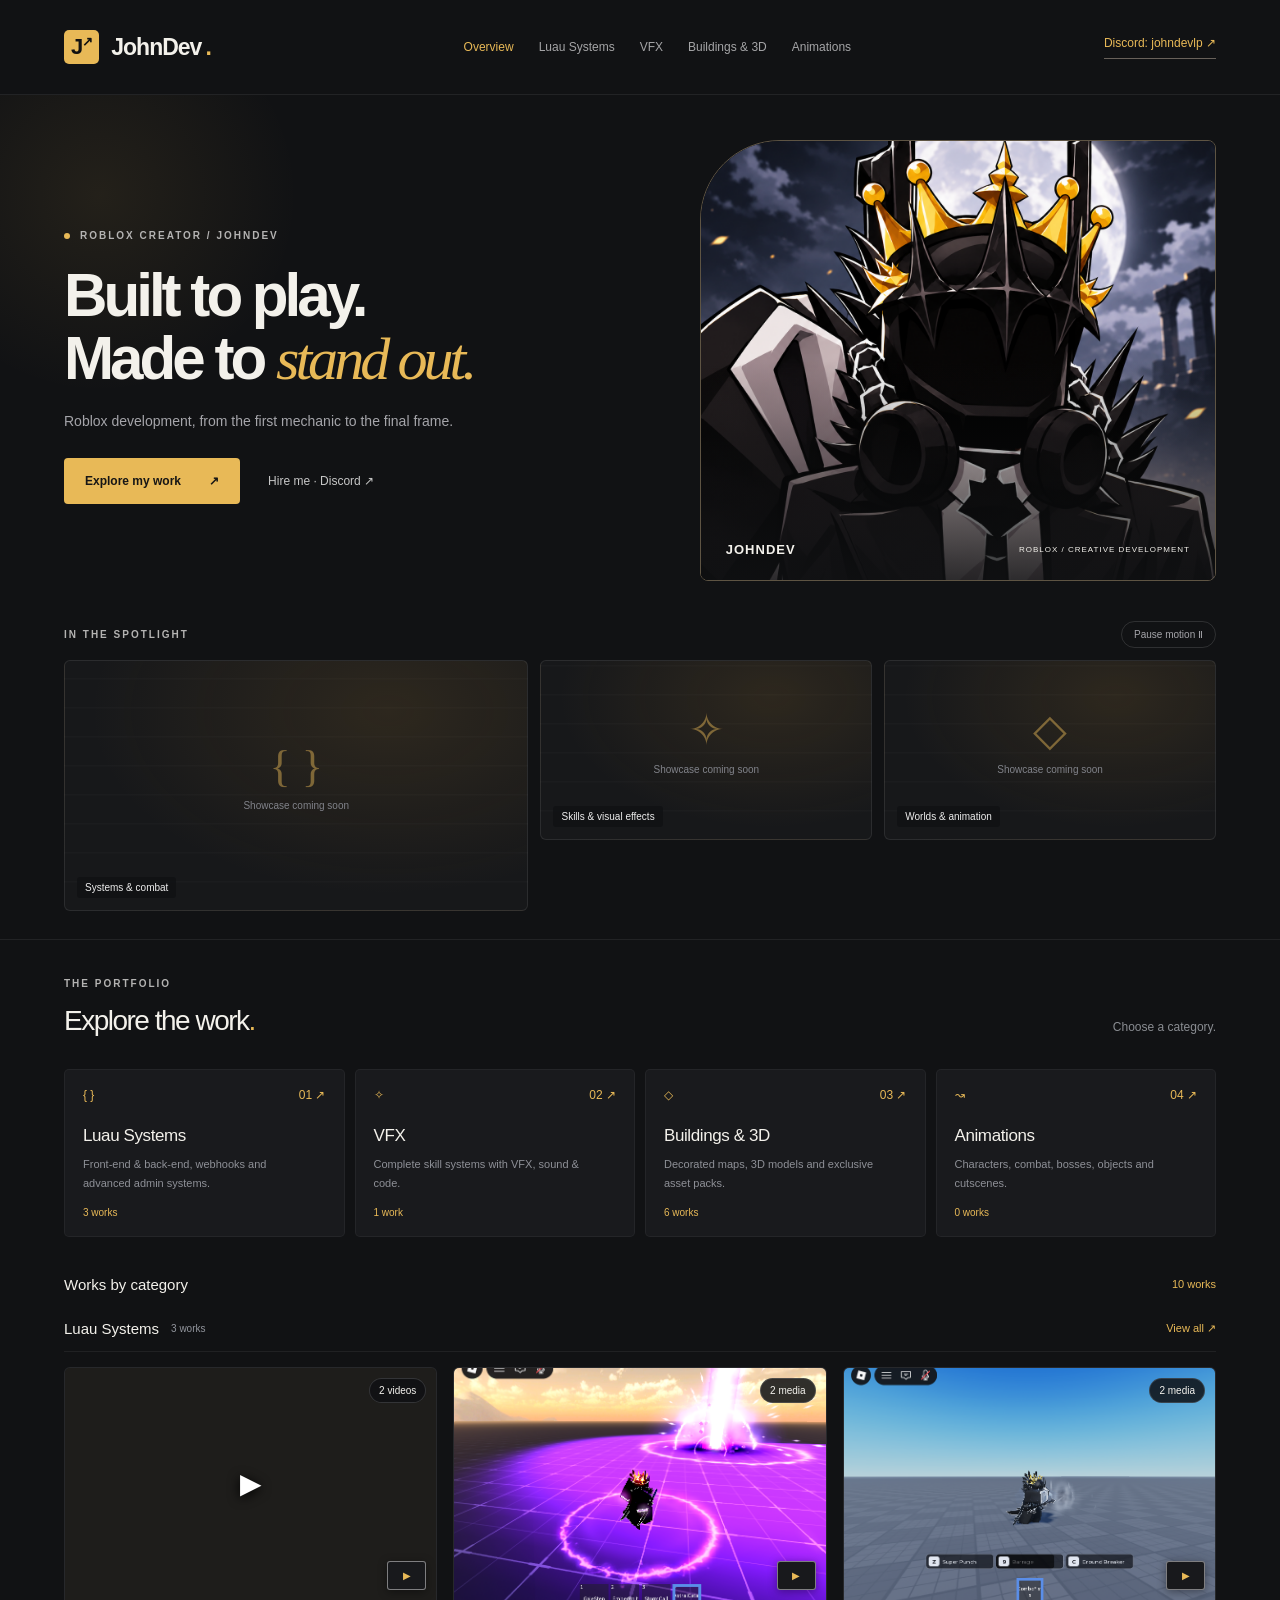
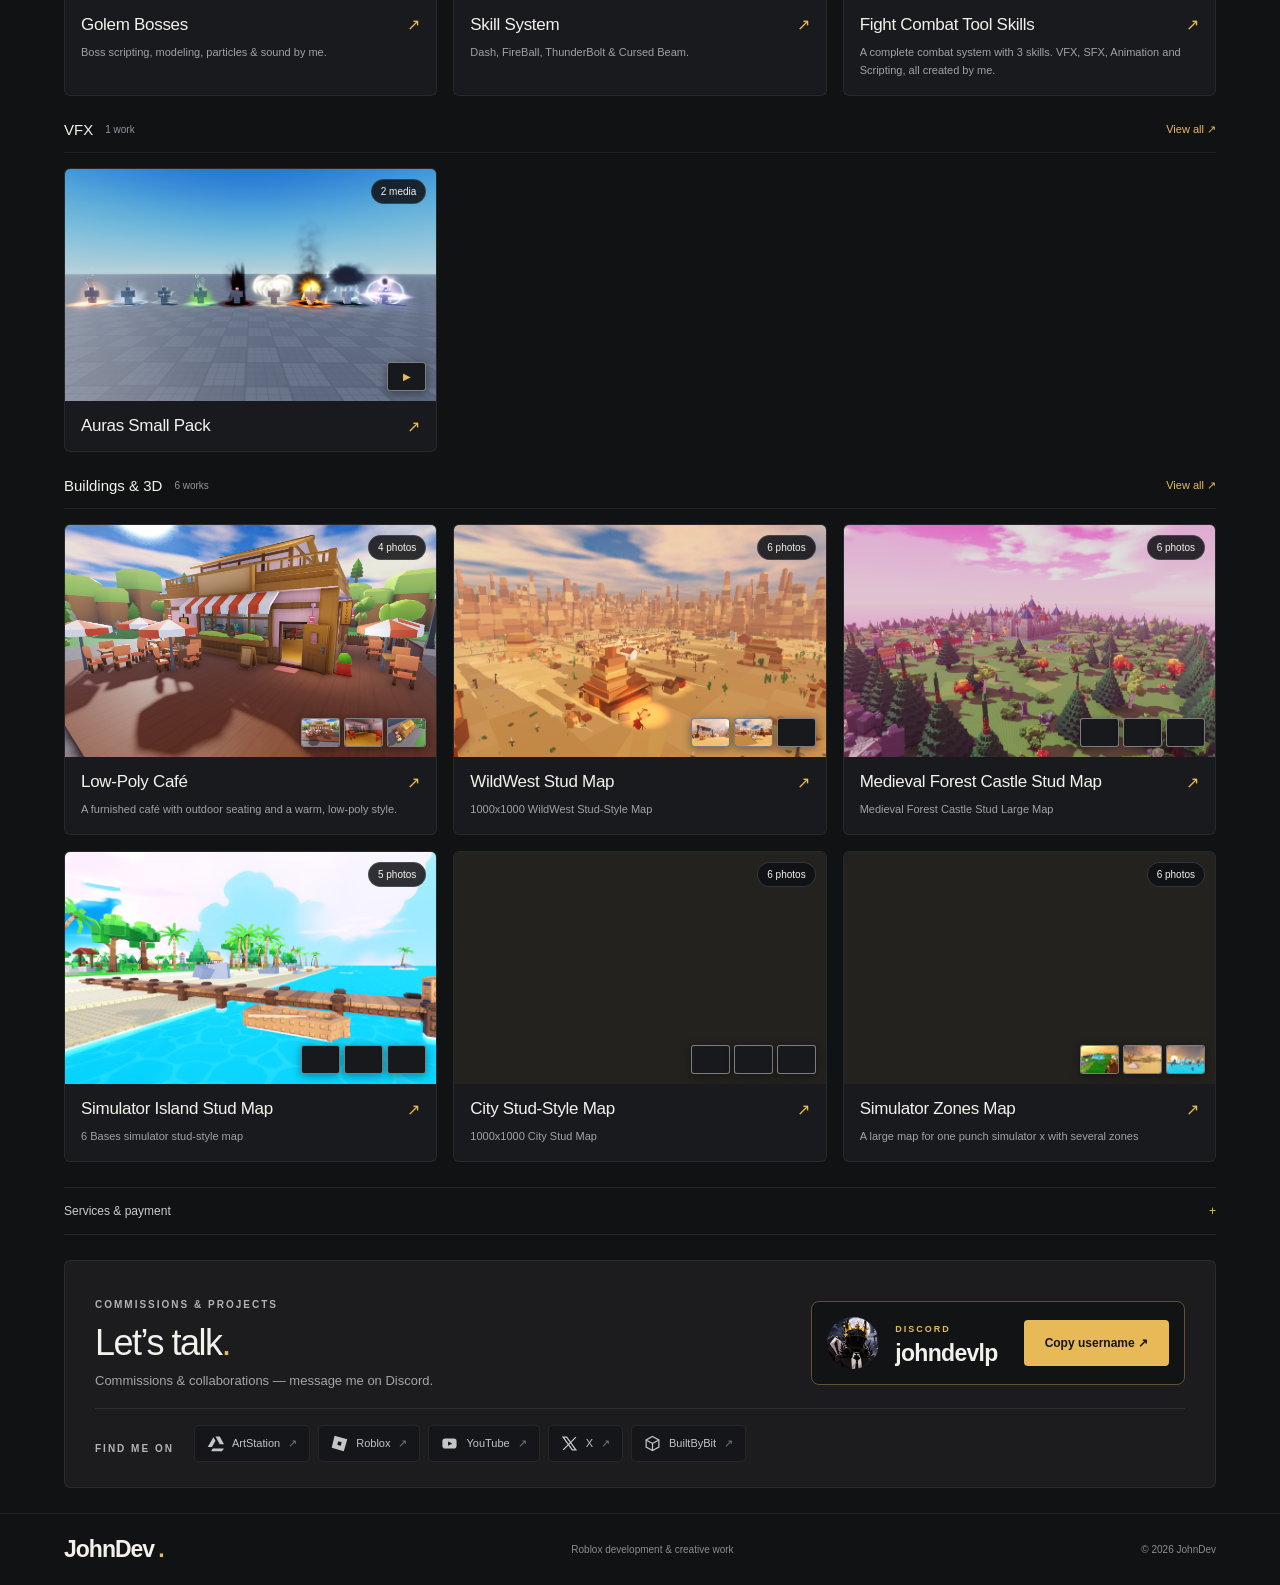
<file: index.html>
<!doctype html><html lang="en"><head><meta charset="utf-8"><meta name="viewport" content="width=device-width,initial-scale=1"><meta name="theme-color" content="#111214"><meta name="description" content="JohnDev — Roblox development portfolio. Explore Luau systems, visual effects, buildings, 3D and animations."><title>JohnDev — Roblox Creator</title><link rel="icon" href="assets/favicon.svg"><link rel="stylesheet" href="assets/style.css?v=golem-gallery-1"><script defer src="assets/app.js?v=golem-gallery-1"></script></head><body><a class="skip" href="#main">Skip to content</a><header><a class="brand" href="./"><span class="mark">J<span>↗</span></span>JohnDev<span class="brand-dot">.</span></a><nav aria-label="Main navigation"><a href="./" data-nav="home">Overview</a><a href="systems/" data-nav="systems">Luau Systems</a><a href="vfx/" data-nav="vfx">VFX</a><a href="buildings/" data-nav="buildings">Buildings & 3D</a><a href="animations/" data-nav="animations">Animations</a></nav><a class="contact-link" href="#contact">Discord: <span data-discord>johndevlp</span> ↗</a></header><main id="main"><section class="hero" id="hero"><div class="hero-copy"><p class="eyebrow"><span></span> ROBLOX CREATOR / JOHNDEV</p><h1>Built to play.<br>Made to <em>stand out.</em></h1><p class="intro">Roblox development, from the first mechanic to the final frame.</p><div class="hero-actions"><a class="button gold" href="#work">Explore my work <span>↗</span></a><a class="text-link" href="#contact">Hire me · Discord ↗</a></div></div><div class="portrait"><img src="assets/profile.png" alt="JohnDev's Roblox avatar wearing a gold crown and black armor" fetchpriority="high"><div class="portrait-label"><span>JOHNDEV</span><span>ROBLOX / CREATIVE DEVELOPMENT</span></div></div></section><section class="showcase-section" id="showcase-section"><div class="showcase-heading"><span class="eyebrow">IN THE SPOTLIGHT</span><button id="motion-toggle" type="button" aria-pressed="false">Pause motion Ⅱ</button></div><div id="showcase" class="showcase"></div></section><section id="work" class="work"><div class="section-heading"><div><p class="eyebrow" id="section-kicker">THE PORTFOLIO</p><h2 id="section-title">Explore the work<span>.</span></h2></div><p id="section-description">Choose a category.</p></div><div class="categories" id="categories"></div><div class="projects-heading"><h3 id="projects-title">Works by category</h3><span id="project-count"></span></div><div class="work-catalog" id="projects" aria-live="polite"></div><p id="load-error" role="alert" hidden>Couldn't load the portfolio. Please refresh the page to try again.</p></section><details class="service-details"><summary>Services & payment <span>+</span></summary><div><p id="service-list">Complete boss systems · Combat & skills · Auras & particles · Fully decorated, stylized maps · Exclusive asset packs · Project commissions</p><p id="payment-list">PayPal · Robux · Revenue share, depending on the project</p></div></details><section id="contact" class="contact"><div class="contact-main"><div><p class="eyebrow">COMMISSIONS & PROJECTS</p><h2>Let’s talk<span>.</span></h2><p class="contact-description">Commissions & collaborations — message me on Discord.</p></div><div class="discord-card"><img src="assets/profile.png" alt="JohnDev’s Discord avatar" loading="lazy"><div><span class="eyebrow">DISCORD</span><strong data-discord>johndevlp</strong></div><button class="button gold" data-copy-discord type="button">Copy username ↗</button></div></div><p id="copy-status" class="copy-status" role="status"></p><div class="social-row"><span class="eyebrow">FIND ME ON</span><div id="social-links"><a href="https://www.artstation.com/johndevlp" target="_blank" rel="noopener noreferrer">ArtStation ↗</a><a href="https://www.roblox.com/users/1013556295/profile" target="_blank" rel="noopener noreferrer">Roblox ↗</a><a href="https://www.youtube.com/@johndevlp" target="_blank" rel="noopener noreferrer">YouTube ↗</a><a href="https://x.com/Johndevlp" target="_blank" rel="noopener noreferrer">X ↗</a><a href="https://builtbybit.com/members/johndevlp.855853/" target="_blank" rel="noopener noreferrer">BuiltByBit — Asset store ↗</a></div></div></section></main><footer><a class="brand" href="./">JohnDev<span class="brand-dot">.</span></a><p>Roblox development & creative work</p><span>© <span id="year"></span> JohnDev</span></footer><dialog id="project-dialog" aria-labelledby="dialog-title" aria-describedby="dialog-description"><div class="dialog-top"><span id="dialog-category" class="eyebrow"></span><button id="close-dialog" aria-label="Close project" type="button">Close ✕</button></div><h2 id="dialog-title"></h2><p id="dialog-description"></p><div class="project-gallery"><div id="dialog-media" class="gallery-stage"></div><div class="gallery-controls"><button id="gallery-prev" type="button" aria-label="Previous media">←</button><div class="gallery-caption"><span id="gallery-count" aria-live="polite"></span><span id="gallery-caption"></span></div><button id="gallery-next" type="button" aria-label="Next media">→</button></div><div id="gallery-thumbnails" class="gallery-thumbnails" aria-label="Project media"></div></div><a id="dialog-link" class="button gold" target="_blank" rel="noopener noreferrer" hidden>View project ↗</a></dialog></body></html>
</file>
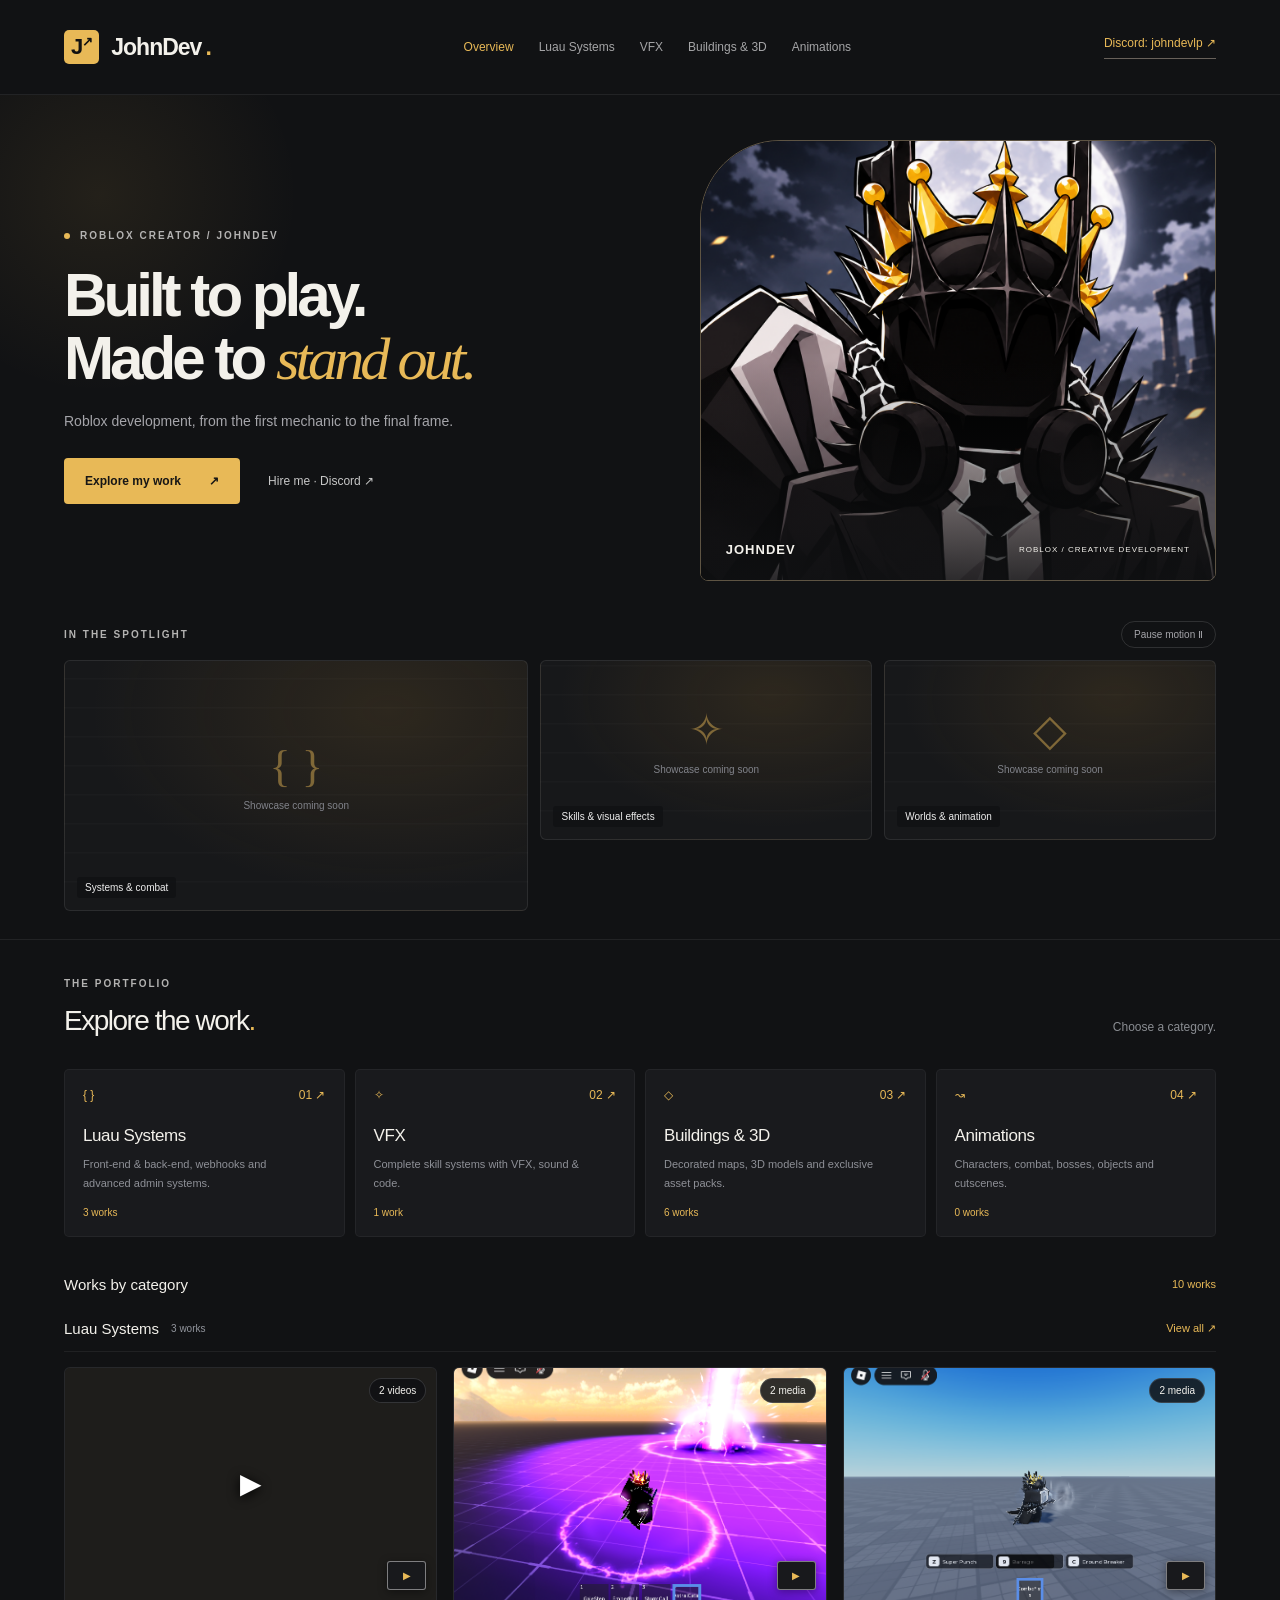
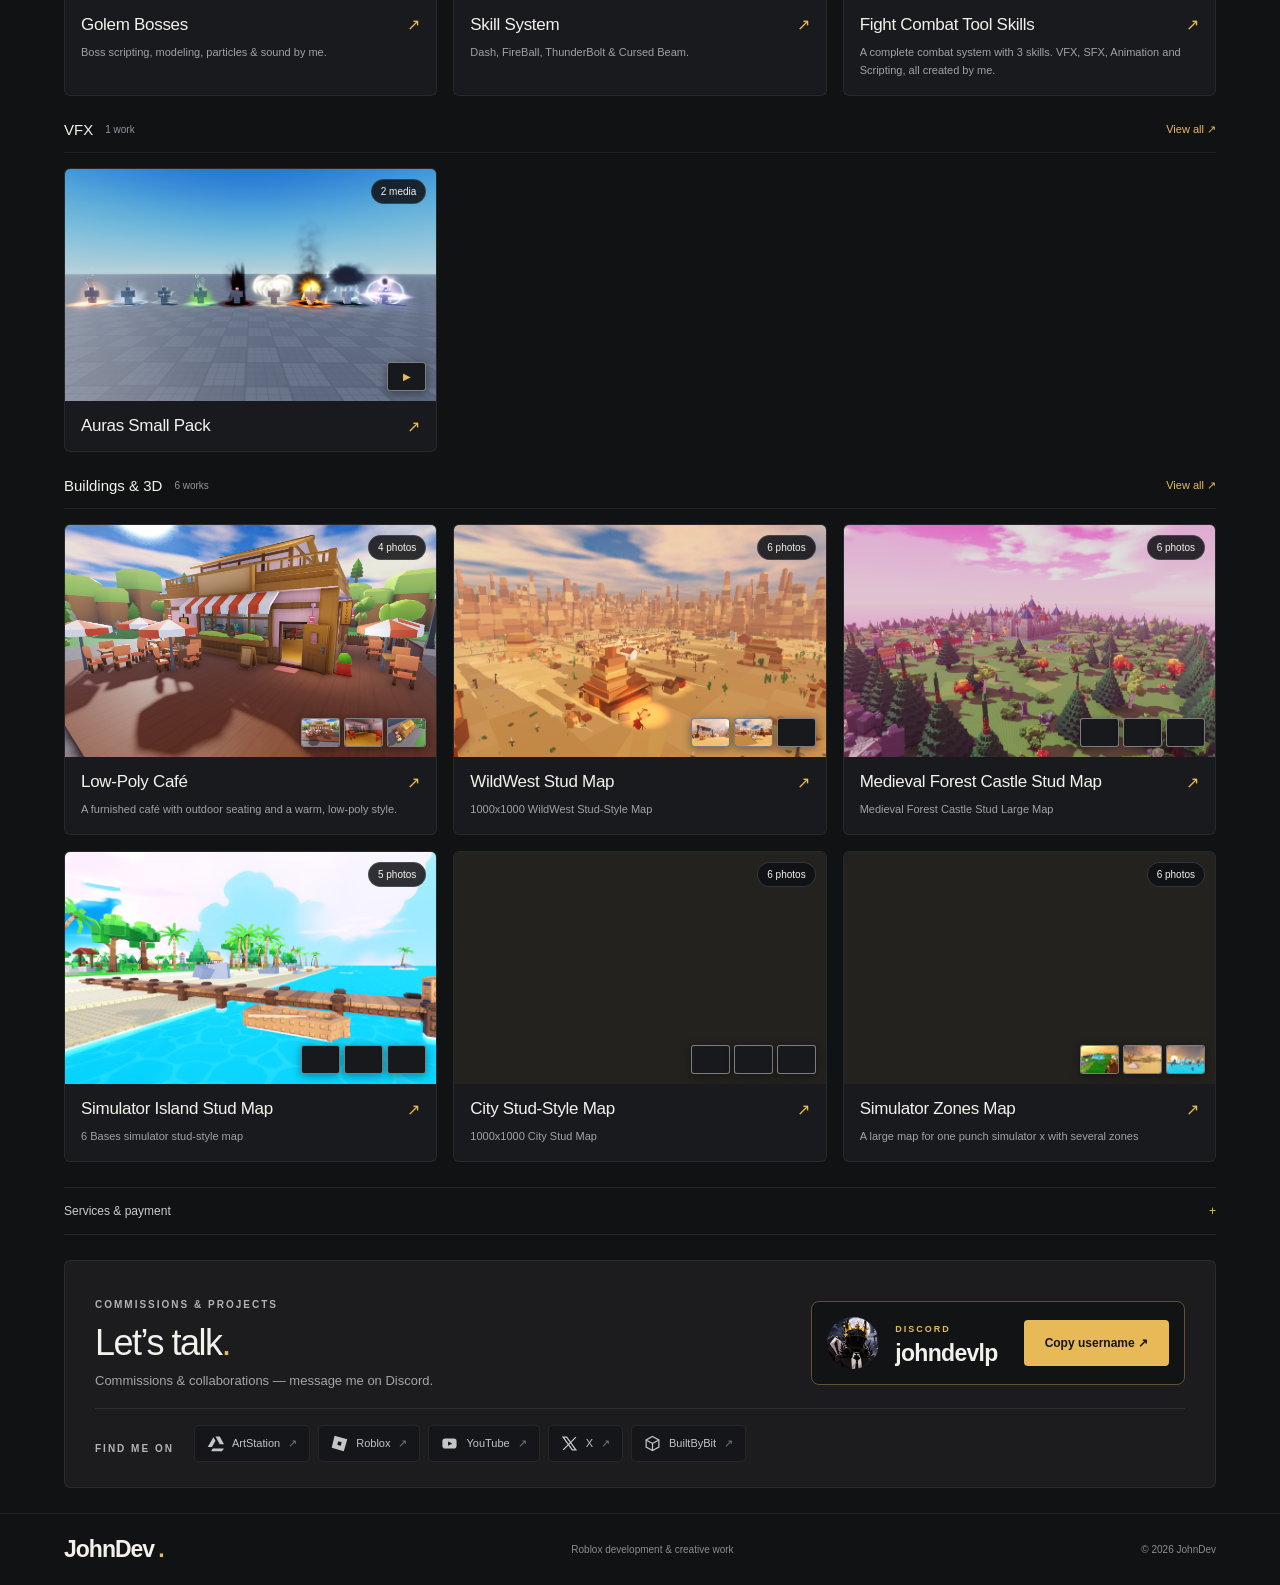
<file: animations/index.html>
<!doctype html><html lang="en"><head><meta charset="utf-8"><meta name="viewport" content="width=device-width,initial-scale=1"><meta name="theme-color" content="#111214"><meta name="description" content="JohnDev — Roblox development portfolio. Explore Luau systems, visual effects, buildings, 3D and animations."><title>JohnDev — Roblox Creator</title><link rel="icon" href="../assets/favicon.svg"><link rel="stylesheet" href="../assets/style.css?v=golem-gallery-1"><script defer src="../assets/app.js?v=golem-gallery-1"></script></head><body><a class="skip" href="#main">Skip to content</a><header><a class="brand" href="../"><span class="mark">J<span>↗</span></span>JohnDev<span class="brand-dot">.</span></a><nav aria-label="Main navigation"><a href="../" data-nav="home">Overview</a><a href="../systems/" data-nav="systems">Luau Systems</a><a href="../vfx/" data-nav="vfx">VFX</a><a href="../buildings/" data-nav="buildings">Buildings & 3D</a><a href="../animations/" data-nav="animations">Animations</a></nav><a class="contact-link" href="#contact">Discord: <span data-discord>johndevlp</span> ↗</a></header><main id="main"><section class="hero" id="hero"><div class="hero-copy"><p class="eyebrow"><span></span> ROBLOX CREATOR / JOHNDEV</p><h1>Built to play.<br>Made to <em>stand out.</em></h1><p class="intro">Roblox development, from the first mechanic to the final frame.</p><div class="hero-actions"><a class="button gold" href="#work">Explore my work <span>↗</span></a><a class="text-link" href="#contact">Hire me · Discord ↗</a></div></div><div class="portrait"><img src="../assets/profile.png" alt="JohnDev's Roblox avatar wearing a gold crown and black armor" fetchpriority="high"><div class="portrait-label"><span>JOHNDEV</span><span>ROBLOX / CREATIVE DEVELOPMENT</span></div></div></section><section class="showcase-section" id="showcase-section"><div class="showcase-heading"><span class="eyebrow">IN THE SPOTLIGHT</span><button id="motion-toggle" type="button" aria-pressed="false">Pause motion Ⅱ</button></div><div id="showcase" class="showcase"></div></section><section id="work" class="work"><div class="section-heading"><div><p class="eyebrow" id="section-kicker">THE PORTFOLIO</p><h2 id="section-title">Explore the work<span>.</span></h2></div><p id="section-description">Choose a category.</p></div><div class="categories" id="categories"></div><div class="projects-heading"><h3 id="projects-title">Works by category</h3><span id="project-count"></span></div><div class="work-catalog" id="projects" aria-live="polite"></div><p id="load-error" role="alert" hidden>Couldn't load the portfolio. Please refresh the page to try again.</p></section><details class="service-details"><summary>Services & payment <span>+</span></summary><div><p id="service-list">Complete boss systems · Combat & skills · Auras & particles · Fully decorated, stylized maps · Exclusive asset packs · Project commissions</p><p id="payment-list">PayPal · Robux · Revenue share, depending on the project</p></div></details><section id="contact" class="contact"><div class="contact-main"><div><p class="eyebrow">COMMISSIONS & PROJECTS</p><h2>Let’s talk<span>.</span></h2><p class="contact-description">Commissions & collaborations — message me on Discord.</p></div><div class="discord-card"><img src="../assets/profile.png" alt="JohnDev’s Discord avatar" loading="lazy"><div><span class="eyebrow">DISCORD</span><strong data-discord>johndevlp</strong></div><button class="button gold" data-copy-discord type="button">Copy username ↗</button></div></div><p id="copy-status" class="copy-status" role="status"></p><div class="social-row"><span class="eyebrow">FIND ME ON</span><div id="social-links"><a href="https://www.artstation.com/johndevlp" target="_blank" rel="noopener noreferrer">ArtStation ↗</a><a href="https://www.roblox.com/users/1013556295/profile" target="_blank" rel="noopener noreferrer">Roblox ↗</a><a href="https://www.youtube.com/@johndevlp" target="_blank" rel="noopener noreferrer">YouTube ↗</a><a href="https://x.com/Johndevlp" target="_blank" rel="noopener noreferrer">X ↗</a><a href="https://builtbybit.com/members/johndevlp.855853/" target="_blank" rel="noopener noreferrer">BuiltByBit — Asset store ↗</a></div></div></section></main><footer><a class="brand" href="../">JohnDev<span class="brand-dot">.</span></a><p>Roblox development & creative work</p><span>© <span id="year"></span> JohnDev</span></footer><dialog id="project-dialog" aria-labelledby="dialog-title" aria-describedby="dialog-description"><div class="dialog-top"><span id="dialog-category" class="eyebrow"></span><button id="close-dialog" aria-label="Close project" type="button">Close ✕</button></div><h2 id="dialog-title"></h2><p id="dialog-description"></p><div class="project-gallery"><div id="dialog-media" class="gallery-stage"></div><div class="gallery-controls"><button id="gallery-prev" type="button" aria-label="Previous media">←</button><div class="gallery-caption"><span id="gallery-count" aria-live="polite"></span><span id="gallery-caption"></span></div><button id="gallery-next" type="button" aria-label="Next media">→</button></div><div id="gallery-thumbnails" class="gallery-thumbnails" aria-label="Project media"></div></div><a id="dialog-link" class="button gold" target="_blank" rel="noopener noreferrer" hidden>View project ↗</a></dialog></body></html>
</file>
<file: assets/style.css>
*{box-sizing:border-box}html{scroll-behavior:smooth;scroll-padding-top:30px}body{margin:0;background:#111214;color:#f3f1eb;font-family:Arial,Helvetica,sans-serif;-webkit-font-smoothing:antialiased}a{color:inherit;text-decoration:none}button{font:inherit;cursor:pointer}a:focus-visible,button:focus-visible{outline:2px solid #e8b957;outline-offset:6px}.skip{position:absolute;top:-80px;left:20px;background:#e8b957;color:#111;padding:15px;z-index:5}.skip:focus{top:10px}header,main,footer{max-width:1440px;margin:auto}header{display:flex;align-items:center;justify-content:space-between;gap:25px;padding:30px 5%;border-bottom:1px solid #ffffff12}.brand{display:flex;gap:4px;align-items:center;font-size:23px;font-weight:800;letter-spacing:-1px}.mark{display:inline-flex;font-size:22px;color:#111;background:#e8b957;border-radius:5px;padding:4px 7px;margin-right:8px}.mark span{font-size:13px}.brand-dot,h2>span,.contact h2 span{color:#e8b957}nav{display:flex;gap:25px;font-size:12px;color:#a5a5a7}nav a:hover,nav a.active{color:#e8b957}.contact-link{font-size:12px;border-bottom:1px solid #68615a;padding-bottom:8px;white-space:nowrap}.hero{display:grid;grid-template-columns:1.12fr 1fr;gap:6%;padding:70px 5% 65px;align-items:center}.eyebrow{font-size:10px;font-weight:700;letter-spacing:2px;color:#b4b3b2;line-height:1.8}.hero .eyebrow{display:flex;align-items:center;gap:10px}.eyebrow>span{width:6px;height:6px;border-radius:50%;background:#e8b957}h1{font-size:clamp(45px,5.1vw,75px);letter-spacing:-4px;line-height:1.04;font-weight:600;margin:28px 0}h1 em{color:#e8b957;font-family:Georgia,serif;font-weight:400}.intro{max-width:390px;color:#a5a5aa;font-size:15px;line-height:1.8}.hero-actions{display:flex;align-items:center;gap:28px;margin-top:30px}.button{display:inline-flex;align-items:center;justify-content:space-between;gap:28px;padding:16px 21px;border-radius:4px;font-size:12px;font-weight:bold}.gold{background:#e8b957;color:#171615}.gold:hover{background:#f4ce82}.text-link{font-size:12px;color:#c7c7c7}.hero-note{display:flex;align-items:center;gap:25px;margin-top:45px;color:#777a7e;font-size:10px;letter-spacing:.7px}.hero-note>span{border-right:1px solid #3a3a3a;padding-right:24px;color:#e8b957}.hero-note p{line-height:1.7}.portrait{position:relative;border:1px solid #5e5443;border-radius:120px 8px 8px 8px;overflow:hidden;aspect-ratio:1/1.05;background:#222}.portrait img{width:100%;height:100%;object-fit:cover}.portrait:after{content:"";position:absolute;inset:50% 0 0;background:linear-gradient(transparent,#101113d9);pointer-events:none}.portrait-label{position:absolute;bottom:23px;left:25px;right:25px;z-index:1;display:flex;justify-content:space-between;align-items:center;font-size:8px;letter-spacing:1px}.portrait-label>span:first-child{font-size:13px;font-weight:bold}.work{padding:55px 5% 70px;border-top:1px solid #ffffff12}.section-heading{display:flex;justify-content:space-between;align-items:end;gap:30px;margin-bottom:28px}h2{font-size:clamp(27px,3vw,40px);font-weight:500;letter-spacing:-1.5px;margin:12px 0}.section-heading>p{font-size:12px;color:#8a8d92;max-width:250px;line-height:1.7}.categories{display:grid;grid-template-columns:repeat(4,1fr);gap:13px}.category{position:relative;display:flex;flex-direction:column;min-height:190px;padding:22px;background:#191a1d;border:1px solid #ffffff0c;border-radius:5px;transition:background .2s,border-color .2s}.category:hover,.category.active{background:#23211c;border-color:#b48a42}.category-top{display:flex;justify-content:space-between;color:#e8b957;font-size:12px}.category h3{font-size:18px;font-weight:500;margin:38px 0 9px;letter-spacing:-.4px}.category p{font-size:11px;line-height:1.7;color:#8e9097;margin:0;max-width:180px}.projects-heading{display:flex;justify-content:space-between;align-items:center;margin:45px 0 20px}.projects-heading h3{font-size:15px;font-weight:500}.projects-heading>span{font-size:11px;color:#8e9097}.projects{display:grid;grid-template-columns:repeat(3,1fr);gap:20px}.empty{grid-column:1/-1;padding:35px;border:1px dashed #3b3b3f;border-radius:6px;display:flex;gap:20px;align-items:center}.empty-icon{color:#e8b957;font-size:25px}.empty h3{font-size:16px;font-weight:500;margin:0 0 9px}.empty p{font-size:12px;line-height:1.7;color:#95979d;margin:0}.project{padding:0;text-align:left;color:inherit;border:1px solid #ffffff10;background:#191a1d;border-radius:6px;overflow:hidden}.project img{width:100%;aspect-ratio:16/10;object-fit:cover;display:block}.project .placeholder{aspect-ratio:16/10;display:grid;place-items:center;background:#24221d;color:#e8b957;font-size:34px}.project-copy{padding:20px}.project small{color:#e8b957;font-size:9px;letter-spacing:1px}.project h3{font-size:18px;margin:12px 0 6px}.project p{color:#989ba0;font-size:12px;line-height:1.7}.about{margin:0 5%;padding:50px 0;border-top:1px solid #ffffff12;display:grid;grid-template-columns:1fr 2fr;gap:30px}.about p:not(.eyebrow){font-size:14px;color:#a5a5aa;line-height:1.9;max-width:600px}.contact{margin:20px 5% 60px;padding:45px;background:#1c1c1e;border:1px solid #ffffff10;border-radius:6px;position:relative}.contact h2{font-size:clamp(40px,5vw,65px);line-height:1.05;margin:22px 0 30px}.contact>.button{position:absolute;right:45px;bottom:45px}footer{padding:30px 5%;border-top:1px solid #ffffff12;display:flex;align-items:center;justify-content:space-between;gap:20px}footer p,footer>span{font-size:10px;color:#8a8d92}dialog{background:#191a1d;color:#f3f1eb;border:1px solid #4b4538;border-radius:10px;width:min(900px,94vw);max-height:90vh;padding:30px}dialog::backdrop{background:#000c;backdrop-filter:blur(6px)}.dialog-top{display:flex;justify-content:space-between;align-items:center}.dialog-top button{background:#2c2c2e;color:#eee;border:1px solid #555;padding:10px;border-radius:4px}#dialog-description{white-space:pre-wrap;color:#acafb4;line-height:1.8}#dialog-media{display:grid;gap:18px;margin:25px 0}#dialog-media img,#dialog-media video,#dialog-media iframe{width:100%;border:0;border-radius:5px}#dialog-media iframe{aspect-ratio:16/9}#dialog-media figcaption{color:#a5a5aa;font-size:12px;margin:10px 0}#dialog-media figure{margin:0}body.category-page .hero{display:none}body.category-page .work{border-top:0;padding-top:55px}@media(min-width:1500px){body{padding:0 3%}}@media(max-width:1000px){header{flex-wrap:wrap}nav{order:3;width:100%;justify-content:space-between;gap:15px;overflow:auto;padding-top:12px}h1{letter-spacing:-2px}.categories{grid-template-columns:repeat(2,1fr)}.portrait-label{flex-direction:column;align-items:start;gap:8px}.hero{gap:4%;padding-top:45px}.projects{grid-template-columns:repeat(2,1fr)}}@media(max-width:620px){header{padding:22px 6%}nav{font-size:11px;gap:22px;padding-bottom:5px;justify-content:flex-start;white-space:nowrap}.hero{grid-template-columns:1fr;padding:40px 6%;gap:30px}h1{font-size:48px}.hero-note{margin-top:25px}.portrait{aspect-ratio:1.12;border-radius:70px 6px 6px 6px}.portrait img{object-position:center 39%}.section-heading{display:block}.work{padding:35px 6%}.category{padding:17px;min-height:185px}.category h3{font-size:16px}.projects{grid-template-columns:1fr}.about{grid-template-columns:1fr;gap:0}.contact{padding:28px}.contact>.button{position:static}footer{flex-wrap:wrap}footer p{display:none}dialog{padding:20px}.empty{padding:25px 20px}}@media(prefers-reduced-motion:reduce){html{scroll-behavior:auto}*{transition:none!important}}
.contact-main{display:flex;justify-content:space-between;align-items:center;gap:28px}.contact h2{font-size:52px;margin:15px 0}.contact-description{font-size:13px;color:#a5a5aa;line-height:1.7}.discord-card{display:flex;align-items:center;gap:16px;flex-wrap:wrap;padding:22px;background:#121315;border:1px solid #605136;border-radius:8px}.discord-card img{width:52px;height:52px;object-fit:cover;border-radius:50%}.discord-card strong{display:block;font-size:24px;margin-top:3px;letter-spacing:-.7px}.discord-card .eyebrow{font-size:9px;color:#e8b957}.discord-card button{border:0;margin-left:10px}.social-row{display:flex;gap:25px;align-items:baseline;border-top:1px solid #ffffff15;padding-top:22px;margin-top:25px}.social-row>div{display:flex;gap:22px;flex-wrap:wrap;font-size:12px;color:#c4c4c7}.social-row a:hover{color:#e8b957}.copy-status{font-size:12px;color:#e8b957;min-height:16px}.payment>span:first-child{color:#e8b957;font-size:10px;letter-spacing:1.5px}.contact-link{color:#e8b957}.category p{max-width:220px}@media(max-width:1000px){.contact-main{align-items:flex-start;flex-direction:column}.discord-card{width:100%}}@media(max-width:620px){.discord-card{padding:16px;gap:12px}.discord-card button{margin-left:0;width:100%}.social-row{flex-direction:column;gap:12px}.contact h2{font-size:42px}}

/* Compact media-led layout */
.hero{position:relative;isolation:isolate;overflow:hidden;padding-top:45px;padding-bottom:40px;gap:5%}.hero:before{content:"";position:absolute;width:400px;height:400px;border-radius:50%;background:radial-gradient(circle,#e8b95716,transparent 70%);left:-100px;top:-100px;z-index:-1;animation:halo 10s ease-in-out infinite alternate;pointer-events:none}.hero-video{position:absolute;inset:0;width:100%;height:100%;object-fit:cover;opacity:.16;z-index:-2;pointer-events:none}.hero-copy,.portrait{animation:arrive .7s ease both}.portrait{animation-delay:.1s;aspect-ratio:1.17;border-top-left-radius:80px}.hero h1{font-size:clamp(43px,4.7vw,66px);margin:20px 0}.hero-actions{margin-top:24px}.intro{font-size:14px;line-height:1.7}.showcase-section{padding:0 5% 28px}.showcase-heading{display:flex;align-items:center;justify-content:space-between;margin:0 0 12px}.showcase-heading button{border:1px solid #ffffff20;background:transparent;border-radius:20px;padding:7px 12px;color:#a5a5aa;font-size:10px}.showcase{display:grid;grid-template-columns:1.4fr 1fr 1fr;gap:12px}.showcase-tile{position:relative;aspect-ratio:1.85;border:1px solid #ffffff16;overflow:hidden;border-radius:6px;background:#191a1d}.showcase-tile img,.showcase-tile video{width:100%;height:100%;object-fit:cover;display:block}.showcase-tile video{object-fit:contain}.showcase-tile img{transition:transform .45s}.showcase-tile:hover img{transform:scale(1.04)}.showcase-tile:has(video) .slot-caption{top:8px;bottom:auto;pointer-events:none}.slot-caption{position:absolute;bottom:12px;left:12px;padding:5px 8px;border-radius:3px;background:#111214de;font-size:10px;color:#eee}.unfilled{background:radial-gradient(ellipse at 70% 20%,#a2783229,transparent 65%),repeating-linear-gradient(0deg,transparent 0 27px,#ffffff04 28px 29px),#17181a;display:flex;flex-direction:column;justify-content:center;align-items:center}.slot-art{font-size:44px;color:#e8b95777;font-family:Georgia,serif;animation:float 6s ease-in-out infinite}.slot-1 .slot-art{animation-delay:-2s}.slot-2 .slot-art{animation-delay:-4s}.slot-placeholder{font-size:10px;color:#81838a;margin:8px 0 20px}.work{padding-top:25px;padding-bottom:25px}.section-heading{margin-bottom:20px}.section-heading h2{font-size:28px}.categories{gap:10px}.category{min-height:158px;padding:18px;transition:transform .2s,border-color .2s,background .2s}.category:hover{transform:translateY(-4px)}.category h3{margin-top:24px;font-size:17px}.projects-heading{margin:24px 0 12px}.empty{padding:18px 22px}.empty h3{font-size:14px}.empty p{font-size:11px}.service-details{margin:0 5% 25px;border-top:1px solid #ffffff15;border-bottom:1px solid #ffffff15;padding:16px 0}.service-details summary{cursor:pointer;font-size:12px;color:#ccc;list-style:none}.service-details summary::-webkit-details-marker{display:none}.service-details summary>span{float:right;color:#e8b957}.service-details[open] summary>span{transform:rotate(45deg)}.service-details>div{display:grid;grid-template-columns:2fr 1fr;gap:25px;padding-top:8px;font-size:12px;line-height:1.8;color:#a5a5aa}.contact{margin-top:0;margin-bottom:25px;padding:25px 30px}.contact h2{font-size:36px;margin:8px 0}.contact-description{margin:8px 0}.discord-card{padding:15px}.discord-card strong{font-size:23px}.social-row{margin-top:8px;padding-top:16px;gap:20px}.social-row>div{gap:8px;flex:1}.social-link{display:inline-flex;align-items:center;gap:8px;padding:9px 12px;background:#151619;border:1px solid #ffffff12;border-radius:5px;font-size:11px;transition:transform .2s,border-color .2s}.social-link:hover{transform:translateY(-2px);border-color:#e8b95777}.social-link svg{width:17px;height:17px;flex-shrink:0;color:#c6c6c8}.social-link:hover svg{color:#e8b957}.social-arrow{font-size:11px;color:#777}.copy-status{min-height:0;margin:8px 0}footer{padding-top:20px;padding-bottom:20px}body.category-page .categories{display:flex;flex-wrap:wrap}body.category-page .category{min-height:0;padding:10px 14px;flex-direction:row;align-items:center;gap:12px}body.category-page .category h3{font-size:12px;margin:0}body.category-page .category p,body.category-page .category-top>span:last-child{display:none}body.category-page .work{padding-top:30px}.category-page .service-details{margin-top:10px}@keyframes arrive{from{opacity:0;transform:translateY(15px)}to{opacity:1;transform:translateY(0)}}@keyframes float{0%,100%{transform:translateY(0) rotate(-4deg)}50%{transform:translateY(-6px) rotate(4deg)}}@keyframes halo{to{transform:translate(130px,50px);opacity:.4}}body.motion-paused *{animation-play-state:paused!important}@media(max-width:620px){.hero{padding-top:28px;padding-bottom:25px}.hero h1{font-size:46px}.portrait{aspect-ratio:1.5}.showcase{grid-template-columns:1fr 1fr}.showcase-tile:first-child{grid-column:1/-1;aspect-ratio:2.1}.showcase-tile:not(:first-child){aspect-ratio:1.6}.slot-art{font-size:32px}.slot-placeholder{font-size:9px}.slot-caption{font-size:9px;left:8px;bottom:8px}.service-details>div{grid-template-columns:1fr;gap:0}.contact{padding:22px}.social-link{padding:9px 10px}.social-row{gap:12px}.categories .category{min-height:160px}.category-page .categories .category{min-height:0}.hero-actions{gap:20px}}@media(prefers-reduced-motion:reduce){*,*:before,*:after{animation:none!important;transition:none!important}}
/* One work per card; one active photo per gallery. */
[hidden]{display:none!important}.work-catalog{display:block}.work-grid{list-style:none;padding:0;margin:0;display:grid;grid-template-columns:repeat(3,minmax(0,1fr));gap:16px}.work-grid>li{min-width:0}.work-card{width:100%;height:100%;display:flex;flex-direction:column;transition:border-color .2s,transform .2s}.work-card:hover{border-color:#e8b95777;transform:translateY(-3px)}.project-cover{position:relative;aspect-ratio:16/10;width:100%;overflow:hidden;background:#23221f}.project .project-cover>img{width:100%;height:100%;aspect-ratio:auto;object-fit:cover;transition:transform .3s}.work-card:hover .project-cover>img{transform:scale(1.025)}.project-cover>.placeholder{width:100%;height:100%;aspect-ratio:auto}.media-badge{position:absolute;top:10px;right:10px;padding:6px 9px;color:#f5f3ee;font-size:10px;font-weight:500;background:#101114dc;border:1px solid #ffffff25;border-radius:20px;backdrop-filter:blur(8px)}.card-previews{position:absolute;bottom:10px;right:10px;display:flex;gap:4px}.project .card-previews img,.card-previews>span{width:39px;height:29px;aspect-ratio:auto;border:1px solid #ffffff70;border-radius:3px;object-fit:cover;box-shadow:0 2px 10px #0006;background:#18191c}.card-previews>span{display:grid;place-items:center;font-size:10px;color:#e8b957}.work-card .project-copy{padding:15px 16px;width:100%}.work-card-title{display:flex;justify-content:space-between;align-items:center;gap:10px}.work-card-title h3{margin:0;font-size:17px;font-weight:500;letter-spacing:-.3px}.work-card-title>span{color:#e8b957;font-size:16px}.work-card .project-copy p{font-size:11px;color:#a0a2a8;line-height:1.7;margin:8px 0 0;display:-webkit-box;-webkit-line-clamp:2;-webkit-box-orient:vertical;overflow:hidden}.category-count{font-size:10px;color:#e8b957;margin-top:14px}.category-page .category-count{margin:0;padding-left:9px;border-left:1px solid #ffffff25;white-space:nowrap}.work-group+.work-group{margin-top:25px}.work-group-heading{display:flex;align-items:center;gap:12px;margin:0 0 14px}.work-group-heading h3{font-size:15px;font-weight:500;margin:0}.work-group-heading>span{font-size:10px;color:#92959d}.work-group-heading>a{font-size:11px;color:#e8b957;margin-left:auto}.work-group .work-grid{border-top:1px solid #ffffff10;padding-top:15px}.work-group .work-grid[aria-label]{outline:0}.projects-heading #project-count{text-transform:none;font-variant-numeric:tabular-nums;color:#e8b957}.category-page .work{padding-bottom:35px}#project-dialog{width:min(1000px,94vw);padding:24px;max-height:94vh}#project-dialog .dialog-top{position:sticky;top:-24px;padding:5px 0 12px;background:#191a1d;z-index:2;border-bottom:1px solid #ffffff10}#project-dialog h2{font-size:28px;margin:16px 0 8px}#dialog-description{font-size:12px;line-height:1.7;margin:0 0 16px;max-width:760px}#dialog-media.gallery-stage{display:flex;align-items:center;justify-content:center;gap:0;margin:0;width:100%;aspect-ratio:16/9;min-height:0;background:#101113;border:1px solid #ffffff12;border-radius:6px;overflow:hidden}#dialog-media.gallery-stage>img,#dialog-media.gallery-stage>video,#dialog-media.gallery-stage>iframe{width:100%;height:100%;max-height:60vh;object-fit:contain;border:0;border-radius:0;display:block}#dialog-media.gallery-stage>p{font-size:13px;color:#999}.gallery-controls{display:flex;align-items:center;justify-content:space-between;gap:15px;padding:12px 0}.gallery-controls>button{width:36px;height:32px;border:1px solid #ffffff20;background:#25262b;color:#e8b957;border-radius:4px;font-size:17px}.gallery-controls>button:disabled{color:#65666b;cursor:default;opacity:.5}.gallery-caption{display:flex;align-items:center;justify-content:center;gap:14px;font-size:11px;color:#aaa;min-width:0}.gallery-caption>#gallery-count{font-variant-numeric:tabular-nums;color:#e8b957;white-space:nowrap}.gallery-caption>#gallery-caption{overflow:hidden;text-overflow:ellipsis;white-space:nowrap}.gallery-thumbnails{display:flex;gap:9px;overflow-x:auto;padding:3px 2px 7px}.gallery-thumbnail{padding:0;position:relative;flex:0 0 88px;height:54px;border:2px solid transparent;border-radius:5px;overflow:hidden;background:#101113;opacity:.65;transition:opacity .2s,border-color .2s}.gallery-thumbnail img{width:100%;height:100%;object-fit:cover;display:block}.gallery-thumbnail:hover,.gallery-thumbnail.active{opacity:1}.gallery-thumbnail.active{border-color:#e8b957}.thumbnail-play{position:absolute;inset:0;display:grid;place-items:center;background:#0005;color:white}.project-gallery+#dialog-link{margin-top:16px}@media(max-width:1000px){.work-grid{grid-template-columns:repeat(2,minmax(0,1fr))}}@media(max-width:620px){.work-grid{grid-template-columns:1fr;gap:12px}.project-cover{aspect-ratio:16/9}.category-count{margin-top:9px}.category-page .category-count{margin-top:0}#project-dialog{padding:17px}#project-dialog .dialog-top{top:-17px}#project-dialog h2{font-size:24px}#dialog-description{font-size:11px}.gallery-thumbnail{flex-basis:69px;height:44px}.gallery-caption{gap:9px;font-size:10px}.gallery-controls{gap:8px}.work-card .project-copy{padding:13px 15px}.work-card-title h3{font-size:16px}}@media(prefers-reduced-motion:reduce){.work-card,.project-cover>img,.gallery-thumbnail{transition:none!important}}
/* Keep the gallery and thumbnails together on short screens. */
#dialog-media.gallery-stage{height:clamp(140px,calc(92dvh - 290px),540px);aspect-ratio:auto}

.project-cover>video{width:100%;height:100%;object-fit:cover;display:block;pointer-events:none}.card-video-play{position:absolute;inset:0;display:grid;place-items:center;color:#fff;font-size:28px;background:#0002;text-shadow:0 2px 12px #000;pointer-events:none}
</file>
